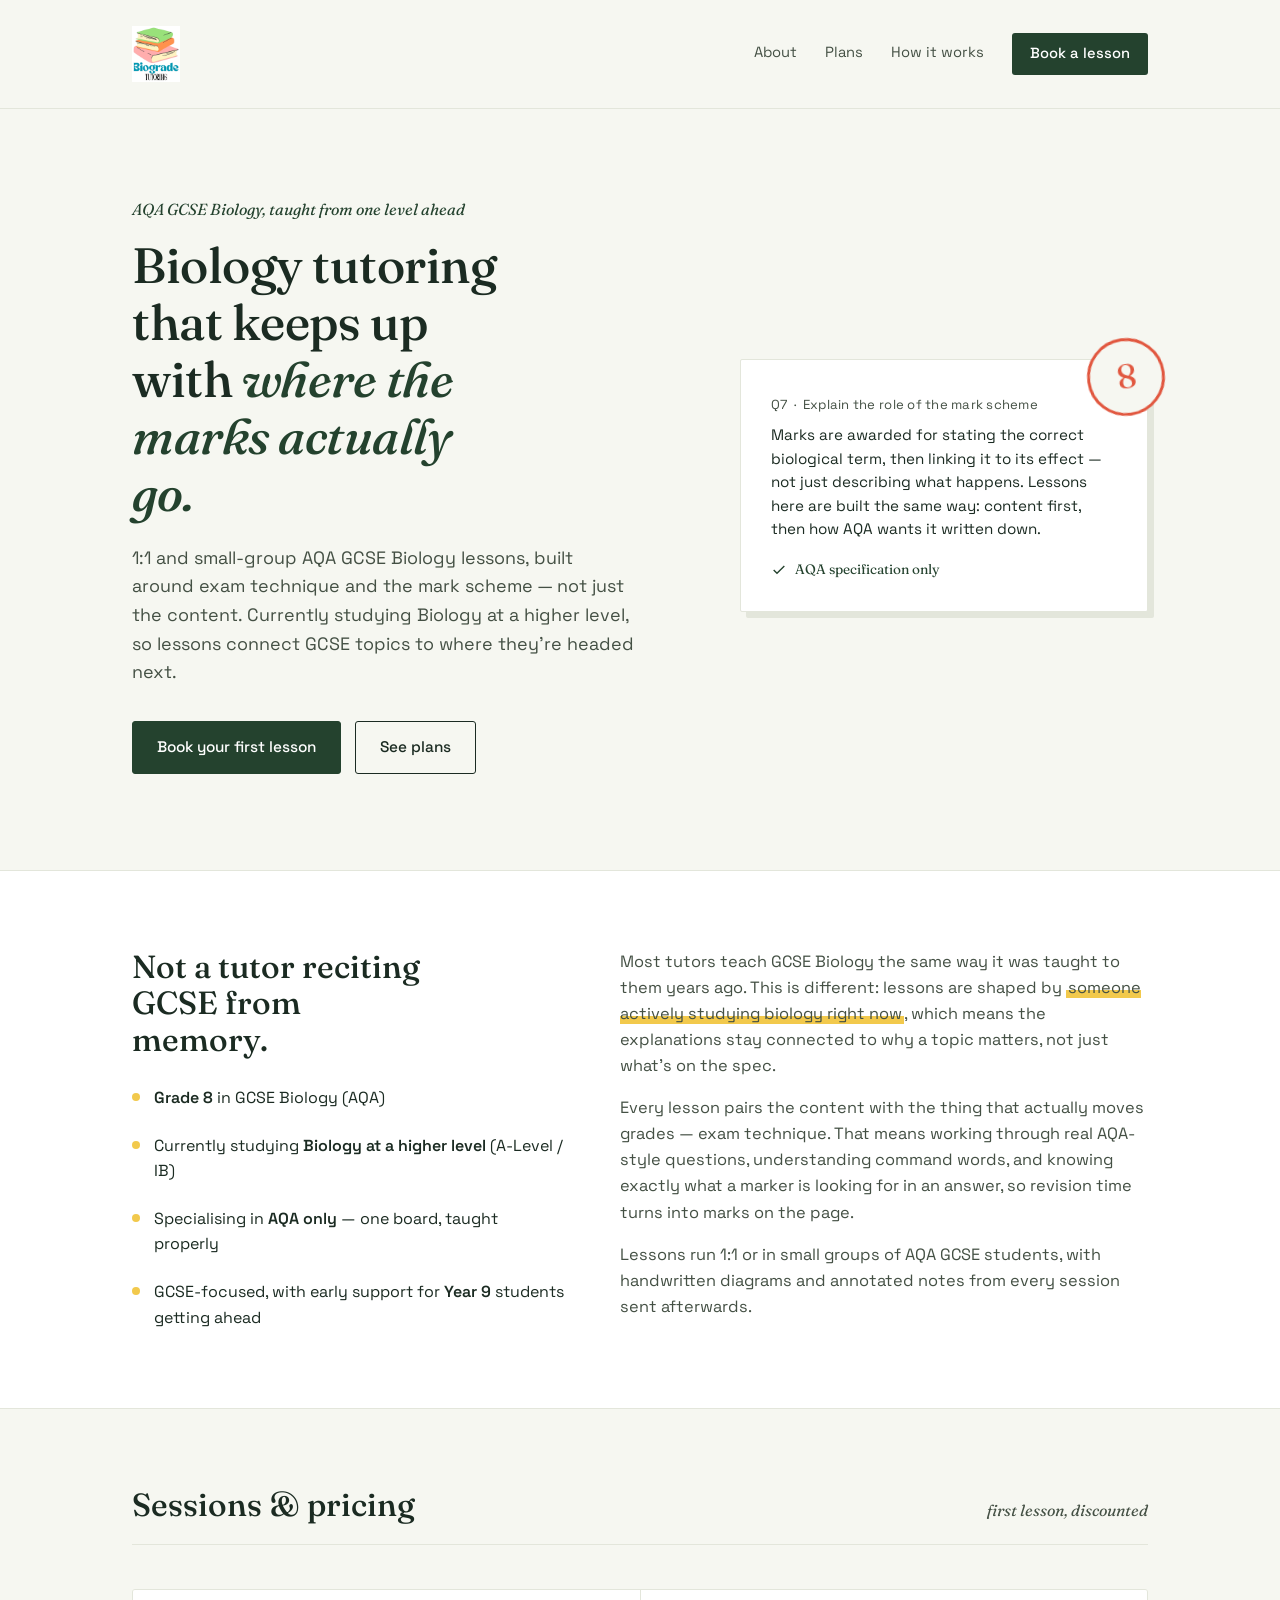
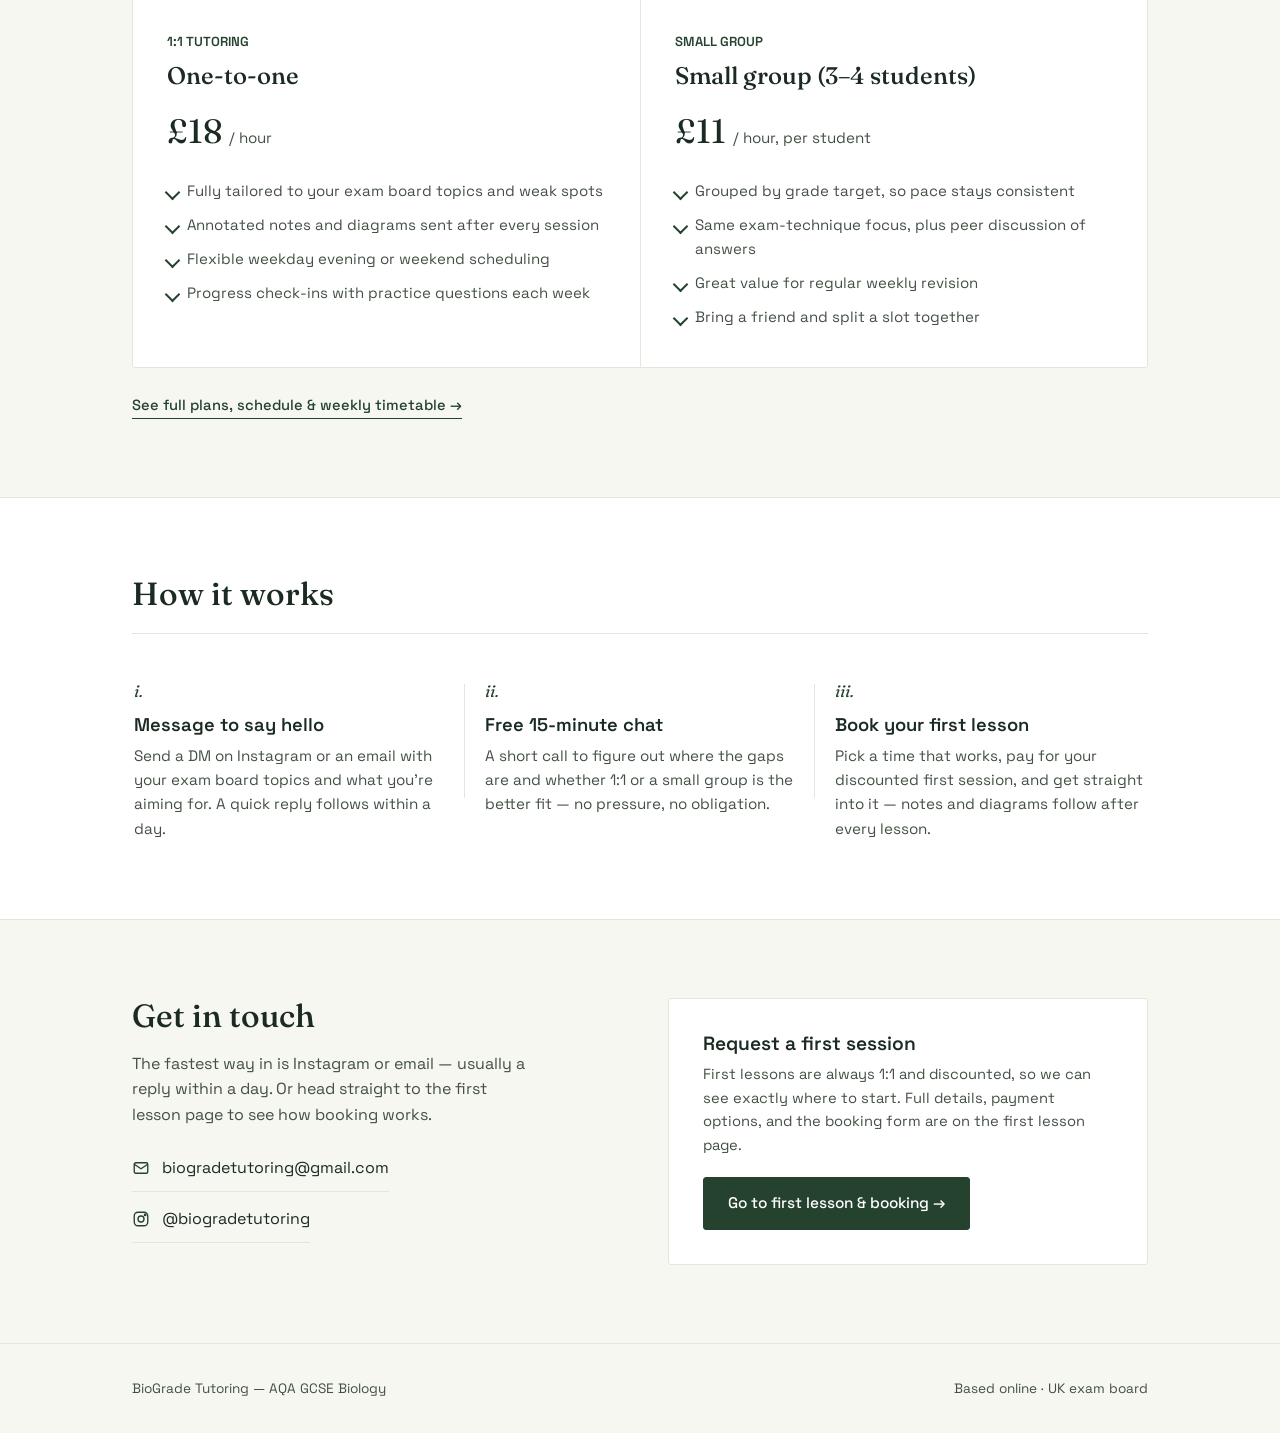
<file: index.html>
<!DOCTYPE html>
<html lang="en">
<head>
<meta charset="UTF-8">
<meta name="viewport" content="width=device-width, initial-scale=1.0">
<title>BioGrade Tutoring — AQA GCSE Biology</title>
<link rel="preconnect" href="https://fonts.googleapis.com">
<link href="https://fonts.googleapis.com/css2?family=Fraunces:ital,opsz,wght@0,9..144,400;0,9..144,500;0,9..144,600;1,9..144,500&family=Space+Grotesk:wght@400;500;600;700&display=swap" rel="stylesheet">
<link rel="stylesheet" href="styles.css">
</head>
<body>

<header>
  <div class="wrap">
    <a href="index.html" class="brand">
      <img src="logo.png" alt="BioGrade Tutoring logo" class="brand-logo">
    </a>
    <nav>
      <a href="index.html#about">About</a>
      <a href="plans.html">Plans</a>
      <a href="index.html#how">How it works</a>
      <a href="first-lesson.html" class="nav-cta">Book a lesson</a>
    </nav>
  </div>
</header>

<section class="hero">
  <div class="wrap">
    <div>
      <p class="eyebrow-note">AQA GCSE Biology, taught from one level ahead</p>
      <h1>Biology tutoring that keeps up with <em>where the marks actually go.</em></h1>
      <p class="lede">1:1 and small-group AQA GCSE Biology lessons, built around exam technique and the mark scheme &mdash; not just the content. Currently studying Biology at a higher level, so lessons connect GCSE topics to where they're headed next.</p>
      <div class="hero-ctas">
        <a href="first-lesson.html" class="btn btn-solid">Book your first lesson</a>
        <a href="plans.html" class="btn btn-outline">See plans</a>
      </div>
    </div>

    <div class="paper-mark">
      <div class="grade-circle">8</div>
      <p class="q">Q7 &nbsp;&middot;&nbsp; Explain the role of the mark scheme</p>
      <p class="q-text">Marks are awarded for stating the correct biological term, then linking it to its effect &mdash; not just describing what happens. Lessons here are built the same way: content first, then how AQA wants it written down.</p>
      <div class="tick-row">
        <svg viewBox="0 0 24 24" fill="none" stroke="currentColor" stroke-width="2"><path d="M4 12l5 5L20 6"/></svg>
        AQA specification only
      </div>
    </div>
  </div>
</section>

<section class="about" id="about">
  <div class="wrap about-grid">
    <div>
      <h2>Not a tutor reciting GCSE from memory.</h2>
      <div class="about-facts">
        <div class="fact">
          <span class="dot"></span>
          <span class="fact-text"><b>Grade 8</b> in GCSE Biology (AQA)</span>
        </div>
        <div class="fact">
          <span class="dot"></span>
          <span class="fact-text">Currently studying <b>Biology at a higher level</b> (A-Level / IB)</span>
        </div>
        <div class="fact">
          <span class="dot"></span>
          <span class="fact-text">Specialising in <b>AQA only</b> &mdash; one board, taught properly</span>
        </div>
        <div class="fact">
          <span class="dot"></span>
          <span class="fact-text">GCSE-focused, with early support for <b>Year 9</b> students getting ahead</span>
        </div>
      </div>
    </div>
    <div class="about-copy">
      <p>Most tutors teach GCSE Biology the same way it was taught to them years ago. This is different: lessons are shaped by <span class="highlight">someone actively studying biology right now</span>, which means the explanations stay connected to why a topic matters, not just what's on the spec.</p>
      <p>Every lesson pairs the content with the thing that actually moves grades &mdash; exam technique. That means working through real AQA-style questions, understanding command words, and knowing exactly what a marker is looking for in an answer, so revision time turns into marks on the page.</p>
      <p>Lessons run 1:1 or in small groups of AQA GCSE students, with handwritten diagrams and annotated notes from every session sent afterwards.</p>
    </div>
  </div>
</section>

<section id="offer">
  <div class="wrap">
    <div class="section-head">
      <h2>Sessions &amp; pricing</h2>
      <span class="tag">first lesson, discounted</span>
    </div>

    <div class="offer-grid">
      <div class="offer">
        <span class="kicker">1:1 TUTORING</span>
        <h3>One-to-one</h3>
        <p class="price">£18 <span>/ hour</span></p>
        <ul>
          <li>Fully tailored to your exam board topics and weak spots</li>
          <li>Annotated notes and diagrams sent after every session</li>
          <li>Flexible weekday evening or weekend scheduling</li>
          <li>Progress check-ins with practice questions each week</li>
        </ul>
      </div>
      <div class="offer">
        <span class="kicker">SMALL GROUP</span>
        <h3>Small group (3&ndash;4 students)</h3>
        <p class="price">£11 <span>/ hour, per student</span></p>
        <ul>
          <li>Grouped by grade target, so pace stays consistent</li>
          <li>Same exam-technique focus, plus peer discussion of answers</li>
          <li>Great value for regular weekly revision</li>
          <li>Bring a friend and split a slot together</li>
        </ul>
      </div>
    </div>
    <a href="plans.html" class="offer-link">See full plans, schedule &amp; weekly timetable &rarr;</a>
  </div>
</section>

<section class="how" id="how">
  <div class="wrap">
    <div class="section-head">
      <h2>How it works</h2>
    </div>
    <div class="steps">
      <div class="step">
        <span class="num">i.</span>
        <h3>Message to say hello</h3>
        <p>Send a DM on Instagram or an email with your exam board topics and what you're aiming for. A quick reply follows within a day.</p>
      </div>
      <div class="step">
        <span class="num">ii.</span>
        <h3>Free 15-minute chat</h3>
        <p>A short call to figure out where the gaps are and whether 1:1 or a small group is the better fit &mdash; no pressure, no obligation.</p>
      </div>
      <div class="step">
        <span class="num">iii.</span>
        <h3>Book your first lesson</h3>
        <p>Pick a time that works, pay for your discounted first session, and get straight into it &mdash; notes and diagrams follow after every lesson.</p>
      </div>
    </div>
  </div>
</section>

<section id="contact">
  <div class="wrap contact-grid">
    <div class="contact-copy">
      <h2>Get in touch</h2>
      <p>The fastest way in is Instagram or email &mdash; usually a reply within a day. Or head straight to the first lesson page to see how booking works.</p>
      <div class="contact-links">
        <a class="contact-link" href="https://mail.google.com/mail/?view=cm&fs=1&to=biogradetutoring@gmail.com" target="_blank" rel="noopener">
          <svg viewBox="0 0 24 24" fill="none" stroke="currentColor" stroke-width="1.8"><rect x="3" y="5" width="18" height="14" rx="2"/><path d="M3 7l9 6 9-6"/></svg>
          <span>biogradetutoring@gmail.com</span>
        </a>
        <a class="contact-link" href="https://www.instagram.com/biogradetutoring/" target="_blank" rel="noopener">
          <svg viewBox="0 0 24 24" fill="none" stroke="currentColor" stroke-width="1.8"><rect x="3" y="3" width="18" height="18" rx="5"/><circle cx="12" cy="12" r="4"/><circle cx="17.5" cy="6.5" r="1"/></svg>
          <span>@biogradetutoring</span>
        </a>
      </div>
    </div>

    <div class="simple-cta-card">
      <h3>Request a first session</h3>
      <p class="small">First lessons are always 1:1 and discounted, so we can see exactly where to start. Full details, payment options, and the booking form are on the first lesson page.</p>
      <a href="first-lesson.html" class="btn btn-solid">Go to first lesson &amp; booking &rarr;</a>
    </div>
  </div>
</section>

<footer>
  <div class="wrap">
    <span>BioGrade Tutoring &mdash; AQA GCSE Biology</span>
    <span>Based online &middot; UK exam board</span>
  </div>
</footer>

</body>
</html>
</file>
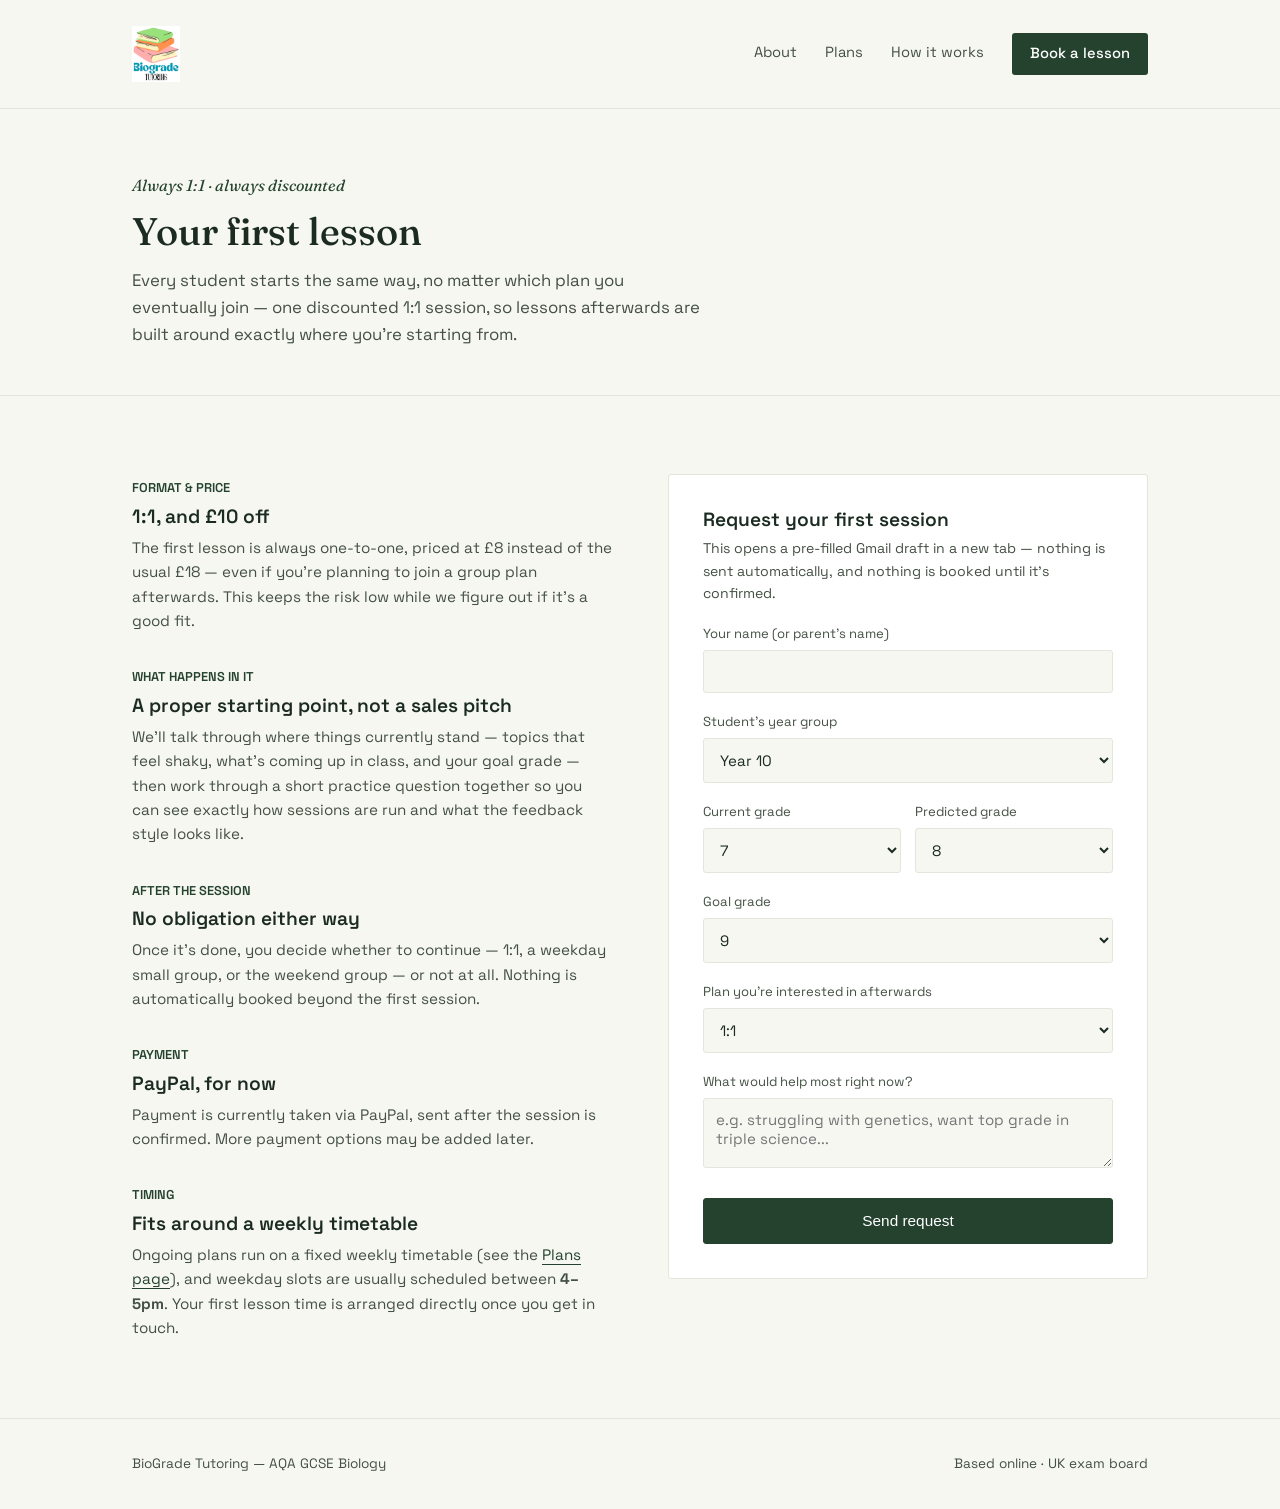
<file: first-lesson.html>
<!DOCTYPE html>
<html lang="en">
<head>
<meta charset="UTF-8">
<meta name="viewport" content="width=device-width, initial-scale=1.0">
<title>Your First Lesson — BioGrade Tutoring</title>
<link rel="preconnect" href="https://fonts.googleapis.com">
<link href="https://fonts.googleapis.com/css2?family=Fraunces:ital,opsz,wght@0,9..144,400;0,9..144,500;0,9..144,600;1,9..144,500&family=Space+Grotesk:wght@400;500;600;700&display=swap" rel="stylesheet">
<link rel="stylesheet" href="styles.css">
</head>
<body>

<header>
  <div class="wrap">
    <a href="index.html" class="brand">
      <img src="logo.png" alt="BioGrade Tutoring logo" class="brand-logo">
    </a>
    <nav>
      <a href="index.html#about">About</a>
      <a href="plans.html">Plans</a>
      <a href="index.html#how">How it works</a>
      <a href="first-lesson.html" class="nav-cta">Book a lesson</a>
    </nav>
  </div>
</header>

<section class="page-hero">
  <div class="wrap">
    <p class="eyebrow-note">Always 1:1 &middot; always discounted</p>
    <h1>Your first lesson</h1>
    <p class="lede">Every student starts the same way, no matter which plan you eventually join &mdash; one discounted 1:1 session, so lessons afterwards are built around exactly where you're starting from.</p>
  </div>
</section>

<section>
  <div class="wrap info-grid">
    <div>
      <div class="info-block">
        <span class="kicker">FORMAT &amp; PRICE</span>
        <h3>1:1, and £10 off</h3>
        <p>The first lesson is always one-to-one, priced at £8 instead of the usual £18 &mdash; even if you're planning to join a group plan afterwards. This keeps the risk low while we figure out if it's a good fit.</p>
      </div>
      <div class="info-block">
        <span class="kicker">WHAT HAPPENS IN IT</span>
        <h3>A proper starting point, not a sales pitch</h3>
        <p>We'll talk through where things currently stand &mdash; topics that feel shaky, what's coming up in class, and your goal grade &mdash; then work through a short practice question together so you can see exactly how sessions are run and what the feedback style looks like.</p>
      </div>
      <div class="info-block">
        <span class="kicker">AFTER THE SESSION</span>
        <h3>No obligation either way</h3>
        <p>Once it's done, you decide whether to continue &mdash; 1:1, a weekday small group, or the weekend group &mdash; or not at all. Nothing is automatically booked beyond the first session.</p>
      </div>
      <div class="info-block">
        <span class="kicker">PAYMENT</span>
        <h3>PayPal, for now</h3>
        <p>Payment is currently taken via PayPal, sent after the session is confirmed. More payment options may be added later.</p>
      </div>
      <div class="info-block">
        <span class="kicker">TIMING</span>
        <h3>Fits around a weekly timetable</h3>
        <p>Ongoing plans run on a fixed weekly timetable (see the <a href="plans.html" style="color:var(--moss-deep); border-bottom:1px solid var(--moss-deep);">Plans page</a>), and weekday slots are usually scheduled between <b>4&ndash;5pm</b>. Your first lesson time is arranged directly once you get in touch.</p>
      </div>
    </div>

    <div class="booking-card">
      <h3>Request your first session</h3>
      <p class="small">This opens a pre-filled Gmail draft in a new tab &mdash; nothing is sent automatically, and nothing is booked until it's confirmed.</p>
      <form id="bookingForm">
        <div class="field">
          <label for="name">Your name (or parent's name)</label>
          <input type="text" id="name" required>
        </div>
        <div class="field">
          <label for="studentyear">Student's year group</label>
          <select id="studentyear">
            <option>Year 9</option>
            <option selected>Year 10</option>
            <option>Year 11</option>
          </select>
        </div>
        <div class="field field-row">
          <div>
            <label for="currentgrade">Current grade</label>
            <select id="currentgrade">
              <option>U</option><option>1</option><option>2</option><option>3</option><option>4</option>
              <option>5</option><option>6</option><option selected>7</option><option>8</option><option>9</option>
            </select>
          </div>
          <div>
            <label for="predictedgrade">Predicted grade</label>
            <select id="predictedgrade">
              <option>U</option><option>1</option><option>2</option><option>3</option><option>4</option>
              <option>5</option><option>6</option><option>7</option><option selected>8</option><option>9</option>
            </select>
          </div>
        </div>
        <div class="field">
          <label for="goalgrade">Goal grade</label>
          <select id="goalgrade">
            <option>1</option><option>2</option><option>3</option><option>4</option>
            <option>5</option><option>6</option><option>7</option><option>8</option><option selected>9</option>
          </select>
        </div>
        <div class="field">
          <label for="sessiontype">Plan you're interested in afterwards</label>
          <select id="sessiontype">
            <option>1:1</option>
            <option>Weekday small group (1:4)</option>
            <option>Weekend small group (1:3)</option>
            <option>Not sure &mdash; help me choose</option>
          </select>
        </div>
        <div class="field">
          <label for="notes">What would help most right now?</label>
          <textarea id="notes" placeholder="e.g. struggling with genetics, want top grade in triple science..."></textarea>
        </div>
        <button type="submit" class="btn btn-solid">Send request</button>
      </form>
    </div>
  </div>
</section>

<footer>
  <div class="wrap">
    <span>BioGrade Tutoring &mdash; AQA GCSE Biology</span>
    <span>Based online &middot; UK exam board</span>
  </div>
</footer>

<script>
  document.getElementById('bookingForm').addEventListener('submit', function(e){
    e.preventDefault();
    const name = document.getElementById('name').value;
    const year = document.getElementById('studentyear').value;
    const current = document.getElementById('currentgrade').value;
    const predicted = document.getElementById('predictedgrade').value;
    const goal = document.getElementById('goalgrade').value;
    const type = document.getElementById('sessiontype').value;
    const notes = document.getElementById('notes').value;
    const subject = 'First session request — ' + name;
    const body =
      'Name: ' + name + '\n' +
      'Year group: ' + year + '\n' +
      'Current grade: ' + current + '\n' +
      'Predicted grade: ' + predicted + '\n' +
      'Goal grade: ' + goal + '\n' +
      'Interested in: ' + type + '\n' +
      'Notes: ' + notes;
    const gmailUrl = 'https://mail.google.com/mail/?view=cm&fs=1&to=biogradetutoring@gmail.com'
      + '&su=' + encodeURIComponent(subject)
      + '&body=' + encodeURIComponent(body);
    window.open(gmailUrl, '_blank');
  });
</script>

</body>
</html>
</file>
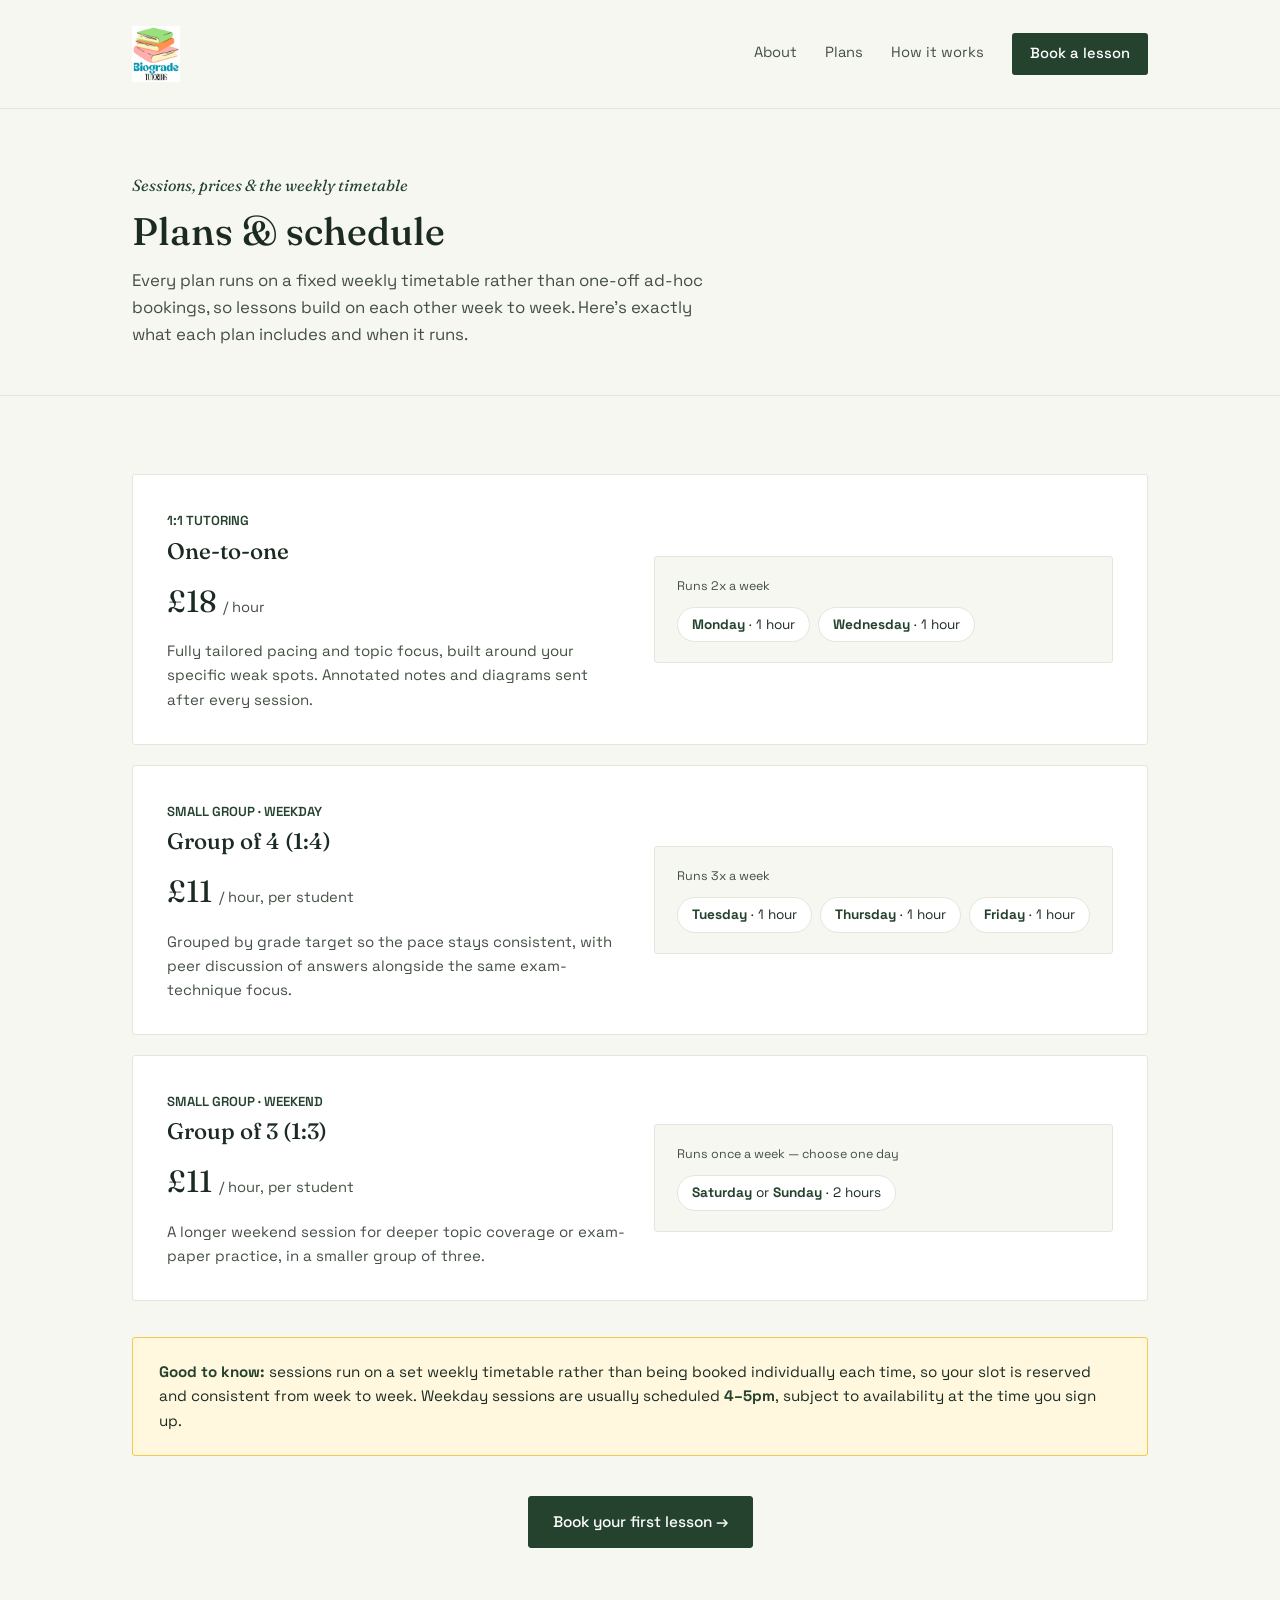
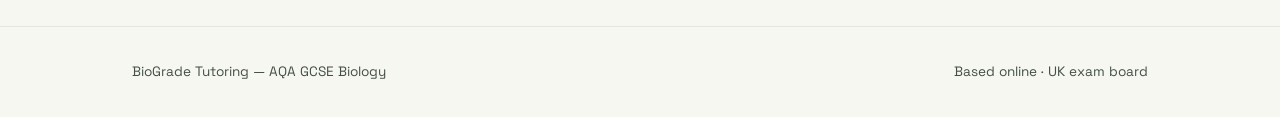
<file: plans.html>
<!DOCTYPE html>
<html lang="en">
<head>
<meta charset="UTF-8">
<meta name="viewport" content="width=device-width, initial-scale=1.0">
<title>Plans &amp; Schedule — BioGrade Tutoring</title>
<link rel="preconnect" href="https://fonts.googleapis.com">
<link href="https://fonts.googleapis.com/css2?family=Fraunces:ital,opsz,wght@0,9..144,400;0,9..144,500;0,9..144,600;1,9..144,500&family=Space+Grotesk:wght@400;500;600;700&display=swap" rel="stylesheet">
<link rel="stylesheet" href="styles.css">
</head>
<body>

<header>
  <div class="wrap">
    <a href="index.html" class="brand">
      <img src="logo.png" alt="BioGrade Tutoring logo" class="brand-logo">
    </a>
    <nav>
      <a href="index.html#about">About</a>
      <a href="plans.html">Plans</a>
      <a href="index.html#how">How it works</a>
      <a href="first-lesson.html" class="nav-cta">Book a lesson</a>
    </nav>
  </div>
</header>

<section class="page-hero">
  <div class="wrap">
    <p class="eyebrow-note">Sessions, prices &amp; the weekly timetable</p>
    <h1>Plans &amp; schedule</h1>
    <p class="lede">Every plan runs on a fixed weekly timetable rather than one-off ad-hoc bookings, so lessons build on each other week to week. Here's exactly what each plan includes and when it runs.</p>
  </div>
</section>

<section>
  <div class="wrap">
    <div class="plan-stack">

      <div class="plan-card">
        <div>
          <span class="kicker">1:1 TUTORING</span>
          <h3>One-to-one</h3>
          <p class="price">£18 <span>/ hour</span></p>
          <p style="margin-top:14px; color:var(--ink-soft); font-size:0.94rem;">Fully tailored pacing and topic focus, built around your specific weak spots. Annotated notes and diagrams sent after every session.</p>
        </div>
        <div class="schedule-box">
          <p class="label">Runs 2x a week</p>
          <div class="schedule-chips">
            <span class="chip"><b>Monday</b> &middot; 1 hour</span>
            <span class="chip"><b>Wednesday</b> &middot; 1 hour</span>
          </div>
        </div>
      </div>

      <div class="plan-card">
        <div>
          <span class="kicker">SMALL GROUP &middot; WEEKDAY</span>
          <h3>Group of 4 (1:4)</h3>
          <p class="price">£11 <span>/ hour, per student</span></p>
          <p style="margin-top:14px; color:var(--ink-soft); font-size:0.94rem;">Grouped by grade target so the pace stays consistent, with peer discussion of answers alongside the same exam-technique focus.</p>
        </div>
        <div class="schedule-box">
          <p class="label">Runs 3x a week</p>
          <div class="schedule-chips">
            <span class="chip"><b>Tuesday</b> &middot; 1 hour</span>
            <span class="chip"><b>Thursday</b> &middot; 1 hour</span>
            <span class="chip"><b>Friday</b> &middot; 1 hour</span>
          </div>
        </div>
      </div>

      <div class="plan-card">
        <div>
          <span class="kicker">SMALL GROUP &middot; WEEKEND</span>
          <h3>Group of 3 (1:3)</h3>
          <p class="price">£11 <span>/ hour, per student</span></p>
          <p style="margin-top:14px; color:var(--ink-soft); font-size:0.94rem;">A longer weekend session for deeper topic coverage or exam-paper practice, in a smaller group of three.</p>
        </div>
        <div class="schedule-box">
          <p class="label">Runs once a week &mdash; choose one day</p>
          <div class="schedule-chips">
            <span class="chip"><b>Saturday</b> or <b>Sunday</b> &middot; 2 hours</span>
          </div>
        </div>
      </div>

    </div>

    <div class="callout">
      <b>Good to know:</b> sessions run on a set weekly timetable rather than being booked individually each time, so your slot is reserved and consistent from week to week. Weekday sessions are usually scheduled <b>4&ndash;5pm</b>, subject to availability at the time you sign up.
    </div>


    <div style="margin-top:40px; text-align:center;">
      <a href="first-lesson.html" class="btn btn-solid">Book your first lesson &rarr;</a>
    </div>
  </div>
</section>

<footer>
  <div class="wrap">
    <span>BioGrade Tutoring &mdash; AQA GCSE Biology</span>
    <span>Based online &middot; UK exam board</span>
  </div>
</footer>

</body>
</html>
</file>
<file: styles.css>
:root{
  --paper: #F6F7F1;
  --paper-line: #E3E6DB;
  --ink: #1B2B22;
  --ink-soft: #445044;
  --moss: #3D6B4A;
  --moss-deep: #24422E;
  --highlight: #F2C94C;
  --mark: #E1573F;
  --white: #FFFFFF;
}

*{box-sizing:border-box; margin:0; padding:0;}
html{scroll-behavior:smooth;}
body{
  background:var(--paper);
  color:var(--ink);
  font-family:'Space Grotesk', sans-serif;
  font-size:16px;
  line-height:1.6;
  -webkit-font-smoothing:antialiased;
}
h1,h2,h3,.serif{
  font-family:'Fraunces', serif;
  font-weight:500;
  color:var(--ink);
  line-height:1.15;
}
a{color:inherit; text-decoration:none;}
.wrap{max-width:1080px; margin:0 auto; padding:0 32px;}

/* ---------- header ---------- */
header{padding:26px 0; border-bottom:1px solid var(--paper-line);}
header .wrap{display:flex; justify-content:space-between; align-items:center;}
.brand{display:flex; align-items:center; gap:10px; font-family:'Fraunces', serif; font-size:1.3rem; font-weight:600;}
.brand .leaf{width:26px; height:26px; flex-shrink:0;}
.brand-logo{height:56px; width:auto; display:block;}
nav{display:flex; gap:28px; font-size:0.92rem; align-items:center;}
nav a{position:relative; padding-bottom:3px; color:var(--ink-soft);}
nav a:hover{color:var(--moss-deep);}
.nav-cta{background:var(--moss-deep); color:var(--white) !important; padding:9px 18px; border-radius:3px; font-weight:500;}
.nav-cta:hover{background:var(--ink);}

/* ---------- hero (home) ---------- */
.hero{padding:88px 0 96px; position:relative;}
.hero .wrap{display:grid; grid-template-columns: 1.15fr 0.85fr; gap:56px; align-items:center;}
.eyebrow-note{font-family:'Fraunces', serif; font-style:italic; font-size:1rem; color:var(--moss-deep); margin-bottom:14px;}
.hero h1{font-size:3.1rem; letter-spacing:-0.01em; max-width:11.5ch;}
.hero h1 em{font-style:italic; color:var(--moss-deep);}
.hero p.lede{margin-top:22px; font-size:1.12rem; color:var(--ink-soft); max-width:46ch;}
.hero-ctas{margin-top:34px; display:flex; gap:14px; flex-wrap:wrap;}

.btn{display:inline-block; padding:13px 24px; border-radius:3px; font-weight:500; font-size:0.96rem; border:1.5px solid var(--ink); transition:transform .15s ease, background .15s ease, color .15s ease; cursor:pointer;}
.btn-solid{background:var(--moss-deep); color:var(--white); border-color:var(--moss-deep);}
.btn-solid:hover{background:var(--ink); transform:translateY(-1px);}
.btn-outline{background:transparent; color:var(--ink);}
.btn-outline:hover{background:var(--ink); color:var(--white); transform:translateY(-1px);}

/* marked exam-paper hero visual */
.paper-mark{background:var(--white); border:1px solid var(--paper-line); border-radius:2px; padding:34px 30px 30px; box-shadow: 6px 6px 0 var(--paper-line); position:relative; font-family:'Fraunces', serif;}
.paper-mark .q{font-size:0.82rem; color:var(--ink-soft); font-family:'Space Grotesk', sans-serif; letter-spacing:0.02em;}
.paper-mark .q-text{margin-top:8px; font-family:'Space Grotesk', sans-serif; font-size:0.95rem; color:var(--ink); line-height:1.55;}
.paper-mark .grade-circle{position:absolute; top:-22px; right:-18px; width:78px; height:78px; border-radius:50%; border:3px solid var(--mark); display:flex; align-items:center; justify-content:center; font-size:2.1rem; color:var(--mark); background:var(--paper); transform:rotate(-8deg); opacity:0; animation: dropIn .6s cubic-bezier(.2,.9,.3,1.3) .4s forwards;}
@keyframes dropIn{from{opacity:0; transform:rotate(-8deg) scale(0.6) translateY(-10px);} to{opacity:1; transform:rotate(-8deg) scale(1) translateY(0);}}
.tick-row{margin-top:18px; display:flex; align-items:center; gap:8px; font-size:0.85rem; color:var(--moss-deep);}
.tick-row svg{width:16px; height:16px;}

/* ---------- simple page hero (subpages) ---------- */
.page-hero{padding:64px 0 48px; border-bottom:1px solid var(--paper-line);}
.page-hero .eyebrow-note{margin-bottom:10px;}
.page-hero h1{font-size:2.4rem; max-width:20ch;}
.page-hero p.lede{margin-top:14px; font-size:1.05rem; color:var(--ink-soft); max-width:52ch;}

/* ---------- section shell ---------- */
section{padding:78px 0;}
.section-head{display:flex; justify-content:space-between; align-items:flex-end; gap:24px; margin-bottom:44px; border-bottom:1px solid var(--paper-line); padding-bottom:20px;}
.section-head h2{font-size:2rem;}
.section-head .tag{font-family:'Fraunces', serif; font-style:italic; color:var(--ink-soft); font-size:1rem; white-space:nowrap;}

/* ---------- about ---------- */
.about{background:var(--white); border-top:1px solid var(--paper-line); border-bottom:1px solid var(--paper-line);}
.about-grid{display:grid; grid-template-columns: 0.9fr 1.1fr; gap:56px; align-items:start;}
.about h2{font-size:2rem; max-width:14ch;}
.about-facts{display:flex; flex-direction:column; gap:22px; margin-top:26px;}
.fact{display:flex; gap:14px; align-items:flex-start;}
.fact .dot{width:8px; height:8px; border-radius:50%; background:var(--highlight); margin-top:8px; flex-shrink:0;}
.fact-text b{font-weight:600;}
.about-copy p{color:var(--ink-soft); font-size:1.02rem;}
.about-copy p + p{margin-top:16px;}
.about-copy .highlight{background:linear-gradient(to bottom, transparent 60%, var(--highlight) 60%); padding:0 2px;}

/* ---------- offerings (home teaser + plans page) ---------- */
.offer-grid{display:grid; grid-template-columns: 1fr 1fr; gap:0; border:1px solid var(--paper-line); border-radius:3px; overflow:hidden;}
.offer{background:var(--white); padding:38px 34px;}
.offer + .offer{border-left:1px solid var(--paper-line);}
.offer .kicker{font-size:0.82rem; color:var(--moss-deep); font-weight:600;}
.offer h3{font-size:1.5rem; margin-top:8px;}
.offer .price{margin-top:16px; font-family:'Fraunces', serif; font-size:2.1rem; color:var(--ink);}
.offer .price span{font-family:'Space Grotesk', sans-serif; font-size:0.95rem; color:var(--ink-soft); font-weight:400;}
.offer ul{margin-top:20px; list-style:none; display:flex; flex-direction:column; gap:10px;}
.offer li{font-size:0.94rem; color:var(--ink-soft); padding-left:20px; position:relative;}
.offer li::before{content:""; position:absolute; left:0; top:8px; width:9px; height:9px; border-left:2px solid var(--moss-deep); border-bottom:2px solid var(--moss-deep); transform:rotate(-45deg);}
.offer .note{margin-top:22px; font-size:0.85rem; font-style:italic; font-family:'Fraunces', serif; color:var(--mark);}
.offer-link{display:block; margin-top:26px; font-size:0.92rem; font-weight:500; color:var(--moss-deep); border-bottom:1px solid var(--moss-deep); width:fit-content;}

/* ---------- plan cards (plans.html) ---------- */
.plan-stack{display:flex; flex-direction:column; gap:20px;}
.plan-card{background:var(--white); border:1px solid var(--paper-line); border-radius:3px; padding:32px 34px; display:grid; grid-template-columns: 1fr 1fr; gap:28px; align-items:center;}
.plan-card .kicker{font-size:0.82rem; color:var(--moss-deep); font-weight:600;}
.plan-card h3{font-size:1.4rem; margin-top:6px;}
.plan-card .price{margin-top:12px; font-family:'Fraunces', serif; font-size:1.9rem;}
.plan-card .price span{font-family:'Space Grotesk', sans-serif; font-size:0.92rem; color:var(--ink-soft); font-weight:400;}
.schedule-box{background:var(--paper); border:1px solid var(--paper-line); border-radius:3px; padding:20px 22px;}
.schedule-box .label{font-size:0.78rem; text-transform:none; color:var(--ink-soft); margin-bottom:10px;}
.schedule-chips{display:flex; flex-wrap:wrap; gap:8px;}
.chip{background:var(--white); border:1px solid var(--paper-line); border-radius:20px; padding:6px 14px; font-size:0.85rem; color:var(--ink);}
.chip b{color:var(--moss-deep);}
@media(max-width:800px){ .plan-card{grid-template-columns:1fr;} }

.callout{background:#FFF7DE; border:1px solid var(--highlight); border-radius:3px; padding:22px 26px; margin-top:36px; font-size:0.95rem; color:var(--ink);}
.callout b{color:var(--moss-deep);}

/* ---------- how it works ---------- */
.how{background:var(--white); border-top:1px solid var(--paper-line); border-bottom:1px solid var(--paper-line);}
.steps{display:grid; grid-template-columns: repeat(3, 1fr); gap:36px;}
.step{position:relative; padding-left:2px;}
.step .num{font-family:'Fraunces', serif; font-style:italic; font-size:1.05rem; color:var(--moss-deep); margin-bottom:10px; display:block;}
.step h3{font-size:1.15rem; font-weight:600; font-family:'Space Grotesk', sans-serif;}
.step p{margin-top:8px; color:var(--ink-soft); font-size:0.95rem;}
.step:not(:last-child)::after{content:""; position:absolute; top:6px; right:-18px; width:1px; height:70%; background:var(--paper-line);}
@media(max-width:800px){ .step:not(:last-child)::after{display:none;} }

/* ---------- first-lesson info blocks ---------- */
.info-grid{display:grid; grid-template-columns: 1fr 1fr; gap:56px; align-items:start;}
.info-block + .info-block{margin-top:30px;}
.info-block .kicker{font-size:0.8rem; color:var(--moss-deep); font-weight:600;}
.info-block h3{font-size:1.2rem; margin-top:6px; font-family:'Space Grotesk', sans-serif; font-weight:600;}
.info-block p{margin-top:8px; color:var(--ink-soft); font-size:0.95rem;}

/* ---------- contact / booking ---------- */
.contact-grid{display:grid; grid-template-columns: 1fr 1fr; gap:56px; align-items:start;}
.contact-copy h2{font-size:2rem; max-width:12ch;}
.contact-copy p{margin-top:16px; color:var(--ink-soft); max-width:40ch;}
.contact-links{margin-top:28px; display:flex; flex-direction:column; gap:14px;}
.contact-link{display:flex; align-items:center; gap:12px; font-size:1rem; padding-bottom:10px; border-bottom:1px solid var(--paper-line); width:fit-content;}
.contact-link svg{width:18px; height:18px; color:var(--moss-deep);}

.booking-card{background:var(--white); border:1px solid var(--paper-line); border-radius:3px; padding:34px;}
.booking-card h3{font-size:1.2rem; font-family:'Space Grotesk', sans-serif; font-weight:600;}
.booking-card p.small{font-size:0.88rem; color:var(--ink-soft); margin-top:6px;}
.field{margin-top:18px;}
.field-row{display:grid; grid-template-columns:1fr 1fr; gap:14px;}
.field label{display:block; font-size:0.82rem; color:var(--ink-soft); margin-bottom:6px;}
.field input, .field select, .field textarea{width:100%; padding:11px 12px; border:1px solid var(--paper-line); border-radius:3px; font-family:'Space Grotesk', sans-serif; font-size:0.94rem; background:var(--paper); color:var(--ink);}
.field textarea{resize:vertical; min-height:70px;}
.field input:focus, .field select:focus, .field textarea:focus{outline:2px solid var(--moss-deep); outline-offset:1px;}
.booking-card .btn{width:100%; text-align:center; margin-top:22px;}

.simple-cta-card{background:var(--white); border:1px solid var(--paper-line); border-radius:3px; padding:34px; text-align:left;}
.simple-cta-card h3{font-size:1.2rem; font-family:'Space Grotesk', sans-serif; font-weight:600;}
.simple-cta-card p.small{font-size:0.92rem; color:var(--ink-soft); margin-top:8px;}
.simple-cta-card .btn{margin-top:20px;}

/* ---------- footer ---------- */
footer{padding:34px 0; border-top:1px solid var(--paper-line);}
footer .wrap{display:flex; justify-content:space-between; align-items:center; font-size:0.85rem; color:var(--ink-soft);}

.todo{background:#FFF7DE; border:1px dashed var(--highlight); padding:2px 6px; border-radius:3px; font-size:0.85em;}

@media(max-width:900px){
  .hero .wrap{grid-template-columns:1fr;}
  .hero{padding:64px 0 72px;}
  .hero h1{font-size:2.3rem;}
  .about-grid, .contact-grid, .info-grid{grid-template-columns:1fr;}
  .offer-grid{grid-template-columns:1fr;}
  .offer + .offer{border-left:none; border-top:1px solid var(--paper-line);}
  .steps{grid-template-columns:1fr; gap:28px;}
  .field-row{grid-template-columns:1fr;}
  nav{display:none;}
}
</file>
